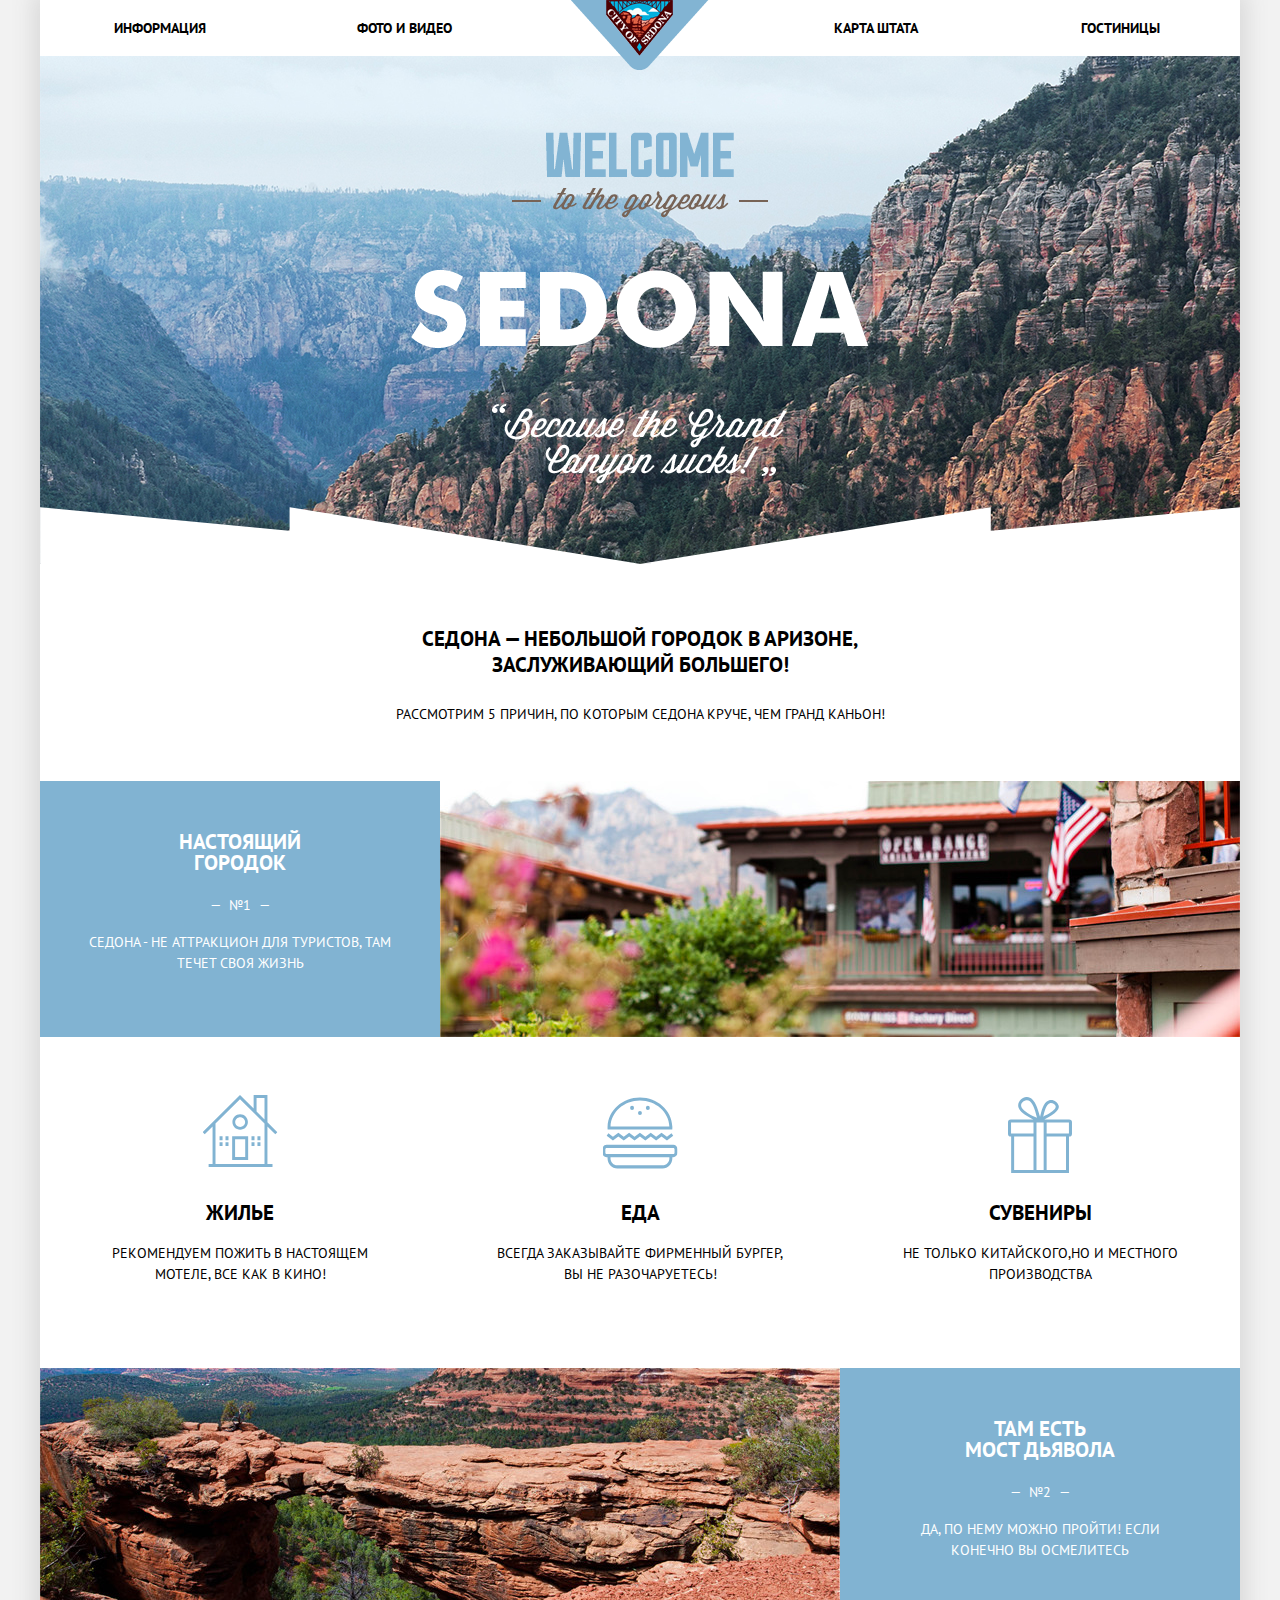
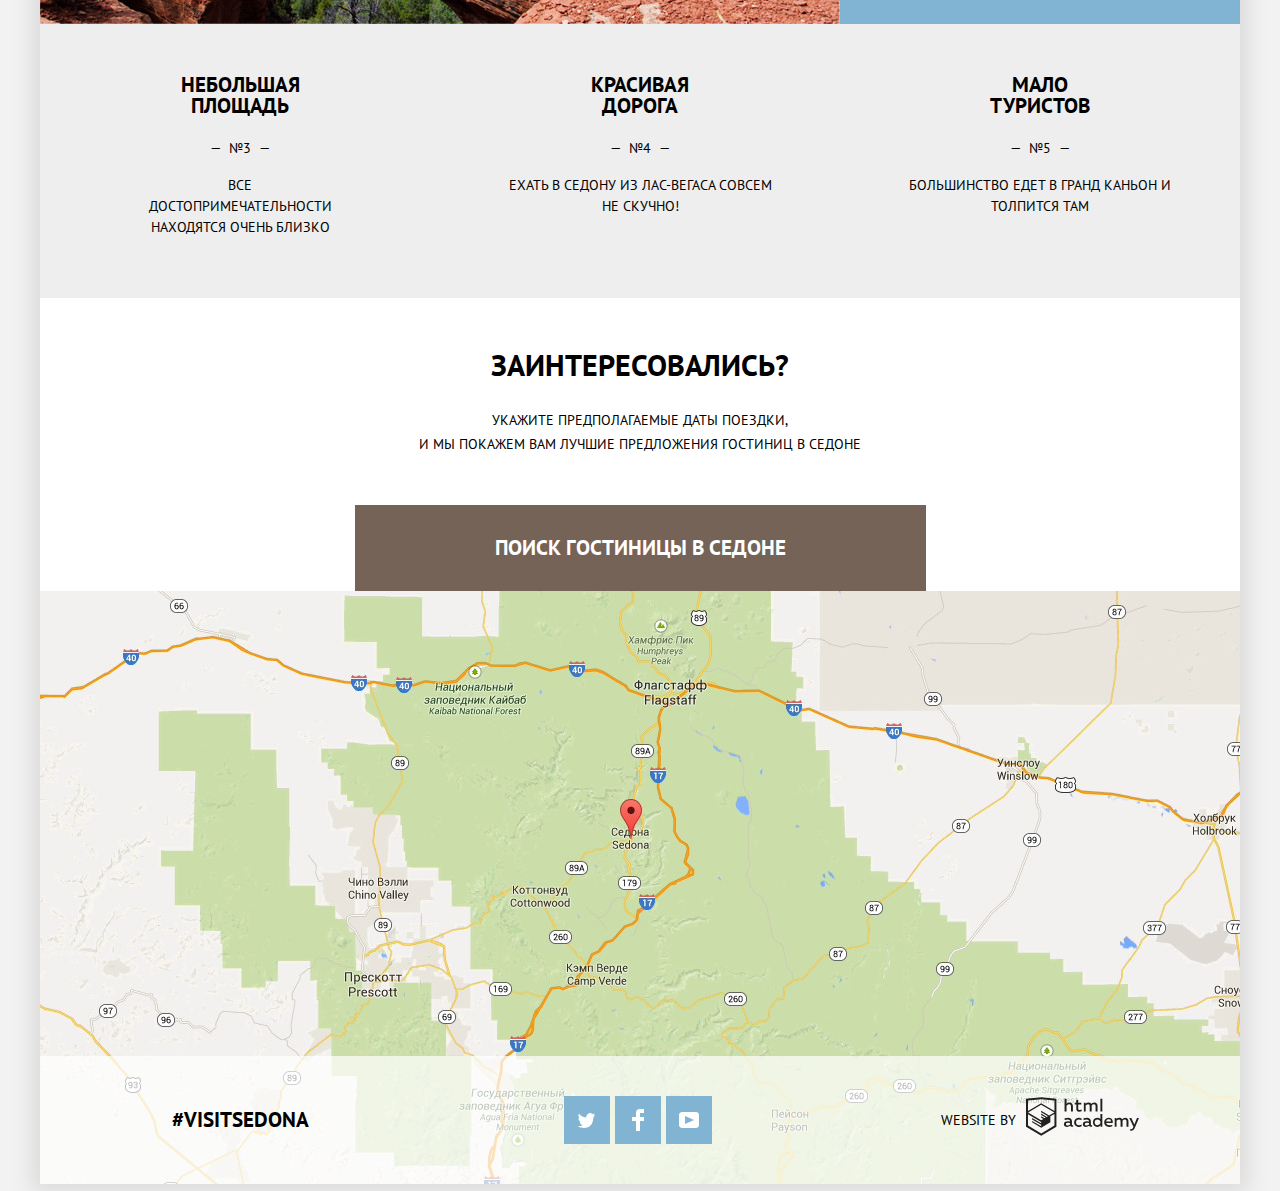
<file: index.html>
<!DOCTYPE html>
<html lang="ru">

<head>
  <meta charset="utf-8">
  <title>Седона</title>
  <link href="https://fonts.googleapis.com/css?family=PT+Sans:400,700&amp;subset=cyrillic" rel="stylesheet">
  <link href="css/normalize.css" rel="stylesheet">
  <link href="css/style.min.css" rel="stylesheet">
</head>

<body>
  <div class="wrapper">
    <header class="main-header">
      <nav class="main-navigation">
        <a class="logo"><img src="img/logo.png" width="138" height="70" alt="Sedona"></a>
        <ul class="site-navigation">
          <li><a href="#">Информация</a></li>
          <li><a href="#">Фото и Видео</a></li>
          <li><a href="#">Карта штата</a></li>
          <li><a href="inner.html">Гостиницы</a></li>
        </ul>
      </nav>
    </header>
    <main>
      <!-- Картинка под навигацией -->
      <div class="intro">
        <img src="img/welcome-sedona-t.png" width="458" height="352" alt="welcome-sedona">
      </div>
      <article class="reasons">
        <div class="reasons-head">
          <h1 class="reasons-title">Седона &mdash; небольшой городок в Аризоне, Заслуживающий большего!</h1>
          <p>Рассмотрим 5 причин, по которым Седона круче, чем Гранд Каньон!</p>
        </div>
        <div class="reason-row">
          <div class="reason">
            <h2 class="reason-title">Настоящий городок</h2>
            <div class="reason-number">№1</div>
            <p class="reason-text">Седона - не аттракцион для туристов, там течет своя жизнь</p>
          </div>
          <div class="reason-image">
            <img src="img/reason1.jpg" width="800" height="256" alt="reason-image">
          </div>
        </div>
        <div class="reason-row">
          <div class="reason-icon reason reason-image-home">
            <h2 class="reason-title">Жилье</h2>
            <p class="reason-text">Рекомендуем пожить в настоящем мотеле, все как в кино!</p>
          </div>
          <div class="reason-icon reason reason-image-food">
            <h2 class="reason-title">Еда</h2>
            <p class="reason-text">Всегда заказывайте фирменный бургер, Вы не разочаруетесь!</p>
          </div>
          <div class="reason-icon reason reason-image-gift">
            <h2 class="reason-title">Сувениры</h2>
            <p class="reason-text">Не только китайского,но и местного производства</p>
          </div>
        </div>
        <div class="reason-row">
          <div class="reason-image">
            <img src="img/reason2.jpg" width="800" height="256" alt="reason-picture">
          </div>
          <div class="reason">
            <h2 class="reason-title">Там есть<br> мост Дьявола</h2>
            <div class="reason-number">№2</div>
            <p class="reason-text">Да, по нему можно пройти! Если конечно Вы осмелитесь</p>
          </div>
        </div>
        <div class="reason-row reason-row-gray">
          <div class="reason">
            <h2 class="reason-title">Небольшая площадь</h2>
            <div class="reason-number">№3</div>
            <p class="reason-text">Все достопримечательности находятся очень близко</p>
          </div>
          <div class="reason">
            <h2 class="reason-title">Красивая дорога</h2>
            <div class="reason-number">№4</div>
            <p class="reason-text">Ехать в Седону из Лас-Вегаса совсем не скучно!</p>
          </div>
          <div class="reason">
            <h2 class="reason-title">Мало туристов</h2>
            <div class="reason-number">№5</div>
            <p class="reason-text">Большинство едет в Гранд Каньон и толпится там</p>
          </div>
        </div>
      </article>
      <section class="search">
        <h2 class="search-title">Заинтересовались?</h2>
        <p>Укажите предполагаемые даты поездки,<br> и мы покажем Вам лучшие предложения гостиниц в Седоне</p>
        <button class="button button-brown button-booking" type="button">Поиск гостиницы в Седоне</button>
      </section>
      <section class="map">
        <div class="map-canvas">
          <iframe src="https://www.google.com/maps/embed?pb=!1m18!1m12!1m3!1d52385.180505982906!2d-111.83015803238298!3d34.85437338102221!2m3!1f0!2f0!3f0!3m2!1i1024!2i768!4f13.1!3m3!1m2!1s0x872da132f942b00d%3A0x5548c523fa6c8efd!2z0KHQtdC00L7QvdCwLCDQkNGA0LjQt9C-0L3QsCA4NjMzNiwg0KHQqNCQ!5e0!3m2!1sru!2slv!4v1520590436099"
            width="1200" height="593" allowfullscreen></iframe>
        </div>
        <div class="booking-form modal-show">
          <form class="find-hotels" method="post" action="https://echo.htmlacademy.ru">
            <div class="input-line">
              <label for="check1">Дата заезда:</label>
              <input class="field" type="text" name="checkin" id="check1" placeholder="24 апреля 2017" />
              <button class="field-date" type="button">
                <svg xmlns="http://www.w3.org/2000/svg" width="21" height="22" viewBox="0 0 21 22"><path d="M19.251 2.025h-2.845V.648c0-.381-.294-.689-.656-.689-.363 0-.656.308-.656.689v1.377h-3.938V.648c0-.381-.294-.689-.655-.689-.363 0-.657.308-.657.689v1.377H5.906V.648c0-.381-.294-.689-.656-.689-.363 0-.657.308-.657.689v1.377H1.75C.784 2.025 0 2.847 0 3.862v16.302C0 21.179.784 22 1.75 22h17.501c.966 0 1.749-.821 1.749-1.836V3.862c0-1.015-.783-1.837-1.749-1.837zm.437 18.139a.448.448 0 0 1-.437.459H1.75a.45.45 0 0 1-.438-.459V3.862a.45.45 0 0 1 .438-.459h2.844v1.378c0 .381.294.689.657.689.362 0 .656-.308.656-.689V3.403h3.938v1.378c0 .381.294.689.657.689.361 0 .655-.308.655-.689V3.403h3.938v1.378c0 .381.293.689.656.689.362 0 .656-.308.656-.689V3.403h2.845c.241 0 .437.206.437.459v16.302z"/><path d="M4.594 8.225h2.625v2.066H4.594zM4.594 11.668h2.625v2.067H4.594zM4.594 15.112h2.625v2.066H4.594zM9.188 15.112h2.625v2.066H9.188zM9.188 11.668h2.625v2.067H9.188zM9.188 8.225h2.625v2.066H9.188zM13.781 15.112h2.625v2.066h-2.625zM13.781 11.668h2.625v2.067h-2.625zM13.781 8.225h2.625v2.066h-2.625z"/>
                </svg>
              </button>
            </div>
            <div class="input-line">
              <label for="check2">Дата выезда:</label>
              <input class="field" type="text" name="checkout" id="check2" placeholder="4 июля 2017" />
              <button class="field-date" type="button">
                <svg xmlns="http://www.w3.org/2000/svg" width="21" height="22" viewBox="0 0 21 22"><path d="M19.251 2.025h-2.845V.648c0-.381-.294-.689-.656-.689-.363 0-.656.308-.656.689v1.377h-3.938V.648c0-.381-.294-.689-.655-.689-.363 0-.657.308-.657.689v1.377H5.906V.648c0-.381-.294-.689-.656-.689-.363 0-.657.308-.657.689v1.377H1.75C.784 2.025 0 2.847 0 3.862v16.302C0 21.179.784 22 1.75 22h17.501c.966 0 1.749-.821 1.749-1.836V3.862c0-1.015-.783-1.837-1.749-1.837zm.437 18.139a.448.448 0 0 1-.437.459H1.75a.45.45 0 0 1-.438-.459V3.862a.45.45 0 0 1 .438-.459h2.844v1.378c0 .381.294.689.657.689.362 0 .656-.308.656-.689V3.403h3.938v1.378c0 .381.294.689.657.689.361 0 .655-.308.655-.689V3.403h3.938v1.378c0 .381.293.689.656.689.362 0 .656-.308.656-.689V3.403h2.845c.241 0 .437.206.437.459v16.302z"/><path d="M4.594 8.225h2.625v2.066H4.594zM4.594 11.668h2.625v2.067H4.594zM4.594 15.112h2.625v2.066H4.594zM9.188 15.112h2.625v2.066H9.188zM9.188 11.668h2.625v2.067H9.188zM9.188 8.225h2.625v2.066H9.188zM13.781 15.112h2.625v2.066h-2.625zM13.781 11.668h2.625v2.067h-2.625zM13.781 8.225h2.625v2.066h-2.625z"/>
                </svg>
              </button>
            </div>
            <div class="input-line-persons">
              <div class="input-line-person">
                <label class="adults" for="check3">Взрослые:</label>
                <div class="amount-wrap">
                  <button class="amount-btn" type="button">-</button>
                  <input class="field" type="text" name="adults" id="check3" value="2" />
                  <button class="amount-btn" type="button">+</button>
                </div>
              </div>
              <div class="input-line-person">
                <label class="childrens" for="check4">Дети:</label>
                <div class="amount-wrap">
                  <button class="amount-btn" type="button">-</button>
                  <input class="field" type="text" name="childrens" id="check4" value="0" />
                  <button class="amount-btn" type="button">+</button>
                </div>
              </div>
            </div>
            <button class="button" type="submit">Найти</button>
          </form>
        </div>
      </section>
    </main>
    <footer class="main-footer main-footer-index">
      <p class="hashtag">#visitsedona</p>
      <ul class="social-buttons">
        <li>
          <a class="social-button social-button-twitter" href="#">
            <span class="visually-hidden">твиттер</span>
            <svg xmlns="http://www.w3.org/2000/svg" xmlns:xlink="http://www.w3.org/1999/xlink" width="17" height="15" viewBox="0 0 17 15">
              <path fill="#FFF" d="M10.95.144c1.685-.496 2.984.27 3.577 1.179.673-.231 1.331-.481 2.011-.708a2.345 2.345 0 0 1-.857 1.768c.685.17 1.304-.491 1.304-.491-.169 1-1.006 1.788-1.563 2.024-.231 6.75-3.175 11.217-10.077 11.082h-.446c-.41 0-4.164-.46-4.898-1.887 2.271.196 3.893-.422 4.693-1.177-.96-.3-2.679-.477-2.979-2.95.349.106.564.228 1.19.119C1.705 8.247.374 7.53.448 5.33c.285.328 1.067.536 1.34.472C1.085 5.561-.182 2.442.894.85c1.818 1.854 3.735 3.606 7.152 3.773C8.254 2.33 9.183.793 10.95.144z"/>
            </svg>
          </a>
        </li>
        <li>
          <a class="social-button social-button-facebook" href="#">
            <span class="visually-hidden">фэйсбук</span>
            <svg xmlns="http://www.w3.org/2000/svg" width="12" height="22" viewBox="0 0 12 22">
              <path fill="#FFF" d="M12 4V0H8a4 4 0 0 0-4 4v4H0v4h4v10h4V12h4V8H8V4h4z"/>
            </svg>
          </a>
        </li>
        <li>
          <a class="social-button social-button-youtube" href="#">
            <span class="visually-hidden">ютуб</span>
            <svg xmlns="http://www.w3.org/2000/svg" xmlns:xlink="http://www.w3.org/1999/xlink" width="20" height="16" viewBox="0 0 20 16">
              <path fill="#FFF" d="M17 0H3C1.35 0 0 1.35 0 3v10c0 1.65 1.35 3 3 3h14c1.65 0 3-1.35 3-3V3c0-1.65-1.35-3-3-3zM6.027 11.998V4.002L15.014 8l-8.987 3.998z"/>
            </svg>
          </a>
        </li>
      </ul>
      <p class="footer-copyright">website by
        <a class="copyright-link" href="https://htmlacademy.ru/intensive/htmlcss">
          <svg id="Layer_1" data-name="Layer 1" xmlns="http://www.w3.org/2000/svg" width="113" height="39" viewBox="0 0 108.08 36.85"><title>logo-htmlacademy-small1</title><path d="M44.61,26.88a2,2,0,0,0,.55-0.1v1.33a3.25,3.25,0,0,1-1.18.21,1.67,1.67,0,0,1-1.67-1,4.84,4.84,0,0,1-3.14,1.08c-1.51,0-2.91-.83-2.91-2.55,0-2.13,2-2.79,3.71-2.79a11.08,11.08,0,0,1,2.17.25v-0.3c0-1-.76-1.77-2.19-1.77a7.42,7.42,0,0,0-3,.64v-1.7a10.21,10.21,0,0,1,3.19-.55c2.36,0,3.81,1.12,3.81,3.65v3a0.54,0.54,0,0,0,.49.59h0.17Zm-6.44-1.13A1.35,1.35,0,0,0,39.63,27h0.11a3.39,3.39,0,0,0,2.41-1V24.58a9.72,9.72,0,0,0-1.81-.21c-1,0-2.16.33-2.16,1.38h0Zm12.36-6.11a5,5,0,0,1,2.57.64V22a4.08,4.08,0,0,0-2.3-.7,2.75,2.75,0,1,0,0,5.49,5,5,0,0,0,2.43-.64v1.71a6.27,6.27,0,0,1-2.76.57A4.21,4.21,0,0,1,46,24.51q0-.21,0-0.41a4.32,4.32,0,0,1,4.18-4.46h0.38Zm12.17,7.24a2,2,0,0,0,.55-0.1v1.33a3.25,3.25,0,0,1-1.18.21,1.67,1.67,0,0,1-1.67-1,4.84,4.84,0,0,1-3.14,1.08c-1.51,0-2.91-.83-2.91-2.55,0-2.13,2-2.79,3.71-2.79a11.08,11.08,0,0,1,2.17.25v-0.3c0-1-.76-1.77-2.19-1.77a7.42,7.42,0,0,0-3,.64v-1.7a10.21,10.21,0,0,1,3.19-.55c2.36,0,3.81,1.12,3.81,3.65v3a0.54,0.54,0,0,0,.49.59h0.17Zm-6.44-1.13A1.35,1.35,0,0,0,57.73,27h0.11a3.39,3.39,0,0,0,2.41-1V24.58a9.72,9.72,0,0,0-1.81-.21c-1.06,0-2.16.33-2.16,1.38h0ZM73,16V28.2H71.35V26.88a3.88,3.88,0,0,1-3.19,1.54,4.4,4.4,0,0,1,0-8.78,3.81,3.81,0,0,1,3,1.3V16H73Zm-4.53,5.22a2.76,2.76,0,1,0,0,5.52A2.86,2.86,0,0,0,71.15,25V23A2.91,2.91,0,0,0,68.49,21.27ZM79,19.64c3.31,0,4.46,2.68,3.92,5.09H76.7c0.21,1.5,1.67,2.11,3.19,2.11a6.11,6.11,0,0,0,2.64-.59v1.6a7.14,7.14,0,0,1-3,.57C77,28.42,74.78,27,74.78,24a4.18,4.18,0,0,1,4-4.39H79Zm0.09,1.54a2.28,2.28,0,0,0-2.44,2.1v0.06H81.3A2,2,0,0,0,79.13,21.18Zm5.73,7V19.87h1.65v1a3.81,3.81,0,0,1,2.78-1.27A2.86,2.86,0,0,1,91.89,21a4.12,4.12,0,0,1,2.91-1.33A3.06,3.06,0,0,1,98,23V28.2h-1.9V23.05a1.59,1.59,0,0,0-1.42-1.75H94.42a2.8,2.8,0,0,0-2.07,1.12V28.2h-1.9V23.05A1.59,1.59,0,0,0,89,21.31H88.8a3,3,0,0,0-2.21,1.29v5.63H84.86Zm21.31-8.33h1.9l-3.91,9.46c-0.9,2.17-2.09,2.86-3.35,2.86a4.76,4.76,0,0,1-1.1-.14V30.46a2.86,2.86,0,0,0,.85.12c0.9,0,1.58-.64,2.07-1.9l0.17-.42-4-8.4h2l2.86,6.29ZM38.73,1.46V6.22a3.81,3.81,0,0,1,2.7-1.14,3.25,3.25,0,0,1,3.44,3.4v5.15H43V8.72a1.81,1.81,0,0,0-1.61-2h-0.3a2.93,2.93,0,0,0-2.32,1.39v5.52h-1.9V1.46h1.9ZM49.94,2.31v3h3V6.91h-3v3.81c0,1.1.5,1.46,1.58,1.46a4.49,4.49,0,0,0,1.69-.33v1.6A6.8,6.8,0,0,1,51,13.8a2.55,2.55,0,0,1-2.86-2.74V6.89H46.58V5.26h1.5V2.74Zm5.4,11.31V5.28H57v1A3.81,3.81,0,0,1,59.77,5a2.86,2.86,0,0,1,2.6,1.33A4.12,4.12,0,0,1,65.28,5,3.06,3.06,0,0,1,68.44,8.4v5.21h-1.9V8.46a1.59,1.59,0,0,0-1.42-1.75H64.89a2.8,2.8,0,0,0-2.07,1.12v5.78h-1.9V8.46A1.59,1.59,0,0,0,59.5,6.71H59.27A3,3,0,0,0,57.06,8v5.63H55.34ZM71.17,1.45H73V13.6H71.17V1.45ZM14.71,0H14.55L0,1.54V28.21l14.55,8.66,14.55-8.66V1.54Zm12.5,27.1L14.55,34.64,1.9,27.12V16.18l12.59,7.5V25L5.86,19.9v1.31l8.68,5.21v1.39L5.87,22.65V24l8.68,5.21,8.75-5.24V18.31L27.2,16V27.12Zm0-12.53-3.48,2-1.6,1L14.51,13v1.31L21,18.23H21l-0.14.09-1,.54-5.37-3.2V17l4.24,2.52-1,.67-3.2-1.9v1.31l2.1,1.24L14.5,22.1,2,14.65,14.51,7.11Zm0-1.32L14.49,5.76,1.91,13.25v-10L14.56,1.92,27.21,3.25v10h0Z" transform="translate(0 -0.02)" fill="#231f20"/>
          </svg>
        </a>
      </p>
    </footer>
  </div>
  <script src="js/popup.min.js">
  </script>
</body>

</html>
</file>
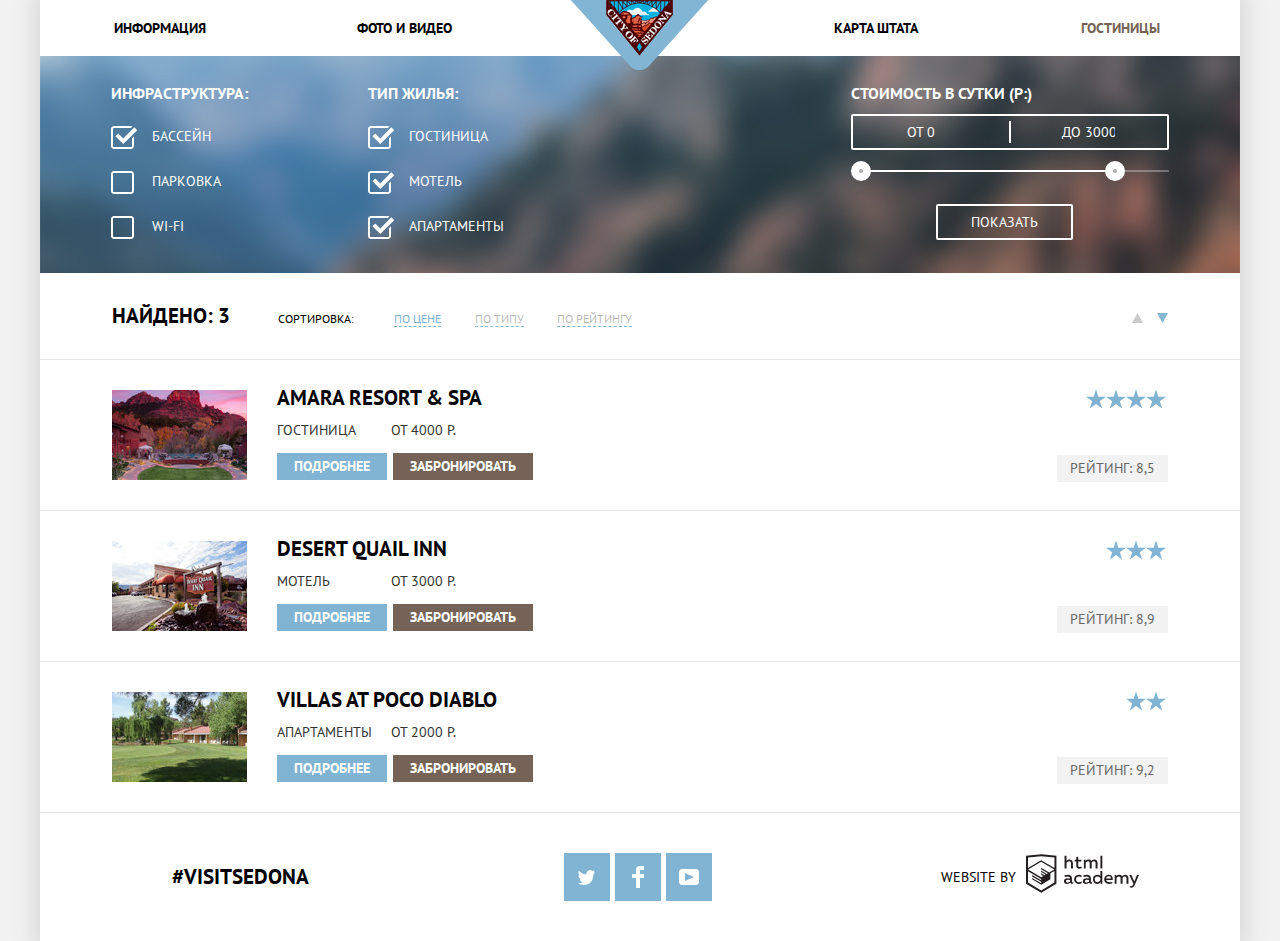
<file: inner.html>
<!DOCTYPE html>
<html lang="ru">

<head>
  <meta charset="utf-8">
  <title>Седона</title>
  <link href="https://fonts.googleapis.com/css?family=PT+Sans:400,700&amp;subset=cyrillic" rel="stylesheet">
  <link href="css/normalize.css" rel="stylesheet">
  <link href="css/style.min.css" rel="stylesheet">
</head>

<body>
  <div class="wrapper">
    <header class="main-header">
      <nav class="main-navigation">
        <a class="logo" href="index.html">
          <img src="img/logo.png" width="138" height="70" alt="logo">
        </a>
        <ul class="site-navigation">
          <li><a href="#">Информация</a></li>
          <li><a href="#">Фото и Видео</a></li>
          <li><a href="#">Карта штата</a></li>
          <li><a class="active">Гостиницы</a></li>
        </ul>
      </nav>
    </header>
    <main>
      <section class="filters">
        <form method="post" action="https://echo.htmlacademy.ru">
          <div class="filters-column">
            <p class="filters-title">Инфраструктура:</p>
            <ul class="filters-list">
              <li class="filters-item">
                <input class="visually-hidden" type="checkbox" name="infastructure1" id="check1" checked/>
                <label for="check1" tabindex="0">Бассейн</label>
              </li>
              <li class="filters-item">
                <input class="visually-hidden" type="checkbox" name="infastructure2" id="check2" />
                <label for="check2" tabindex="0">Парковка</label>
              </li>
              <li class="filters-item">
                <input class="visually-hidden" type="checkbox" name="infastructure3" id="check3" />
                <label for="check3" tabindex="0">Wi-fi</label>
              </li>
            </ul>
          </div>
          <div class="filters-column">
            <p class="filters-title">Тип жилья:</p>
            <ul class="filters-list">
              <li class="filters-item">
                <input class="visually-hidden" type="checkbox" name="hotel1" id="check4" checked/>
                <label for="check4" tabindex="0">Гостиница</label>
              </li>
              <li class="filters-item">
                <input class="visually-hidden" type="checkbox" name="hotel2" id="check5" checked/>
                <label for="check5" tabindex="0">Мотель</label>
              </li>
              <li class="filters-item">
                <input class="visually-hidden" type="checkbox" name="hotel3" id="check6" checked/>
                <label for="check6" tabindex="0">Апартаменты</label>
              </li>
            </ul>
          </div>
          <div class="filters-price">
            <p class="filters-title">Стоимость в сутки (Р:)</p>
            <div class="price-controls">
              <label class="min-price" tabindex="0">от <input type="text" name="min-price" value="0"></label>
              <label class="max-price" tabindex="0">до <input type="text" name="max-price" value="3000"></label>
            </div>
            <div class="range-controls">
              <div class="scale">
                <div class="bar"></div>
              </div>
              <div class="range-toggle range-toggle-min"></div>
              <div class="range-toggle range-toggle-max"></div>
            </div>
            <button class="filters-btn" type="submit">Показать</button>
          </div>
        </form>
      </section>
      <section class="search-results">
        <div class="sort-filters">
          <b class="total-results">Найдено: 3</b>
          <div class="sort-types">
            <span class="sort-types-title">Сортировка:</span>
            <ul class="sort-types-list">
              <li><a class="active" href="#">По цене</a></li>
              <li><a href="#">По типу</a></li>
              <li><a href="#">По рейтингу</a></li>
            </ul>
          </div>
          <div class="sort-direction">
            <a class="arrow arrow-up" href="#">
              <span class="visually-hidden">Вверх</span>
              <svg xmlns="http://www.w3.org/2000/svg" width="11" height="10" viewBox="0 0 11 10">
                <path fill="#cacaca" d="M5.5 0L0 10h11z"/>
              </svg>
            </a>
            <a class="arrow arrow-down arrow-active" href="#">
              <span class="visually-hidden">Вниз</span>
              <svg xmlns="http://www.w3.org/2000/svg" width="11" height="10" viewBox="0 0 11 10">
                <path fill="#88b6d1" d="M5.5 10L0 0h11"/>
              </svg>
            </a>
          </div>
        </div>
        <ul class="hotels">
          <li class="hotel">
            <div class="hotel-photo">
              <img src="img/hotel1.jpg" width="135" height="90" alt="amara-resort" />
            </div>
            <div class="hotel-description">
              <a class="hotel-name" href="#">Amara resort & spa</a>
              <div class="hotel-col-info">
                <p class="hotel-type">Гостиница</p>
                <p class="hotel-price">От 4000 р.</p>
              </div>
              <div class="hotel-col-booking">
                <a class="button button-blue" href="#">Подробнее</a>
                <a class="button button-brown" href="#">Забронировать</a>
              </div>
            </div>
            <div class="hotel-rating">
              <div class="rating-stars">
                <span>STAR</span>
                <span>STAR</span>
                <span>STAR</span>
                <span>STAR</span>
              </div>
              <p class="rating">Рейтинг: 8,5</p>
            </div>
          </li>
          <li class="hotel">
            <div class="hotel-photo">
              <img src="img/hotel2.jpg" width="135" height="90" alt="amara-resort" />
            </div>
            <div class="hotel-description">
              <a class="hotel-name" href="#">Desert quail inn</a>
              <div class="hotel-button">
                <div class="hotel-col-info">
                  <p class="hotel-type">Мотель</p>
                  <p class="hotel-price">От 3000 р.</p>
                </div>
              </div>
              <div class="hotel-col-booking">
                <a class="button button-blue" href="#">Подробнее</a>
                <a class="button button-brown" href="#">Забронировать</a>
              </div>
            </div>
            <div class="hotel-rating">
              <div class="rating-stars">
                <span>STAR</span>
                <span>STAR</span>
                <span>STAR</span>
              </div>
              <p class="rating">Рейтинг: 8,9</p>
            </div>
          </li>
          <li class="hotel">
            <div class="hotel-photo">
              <img src="img/hotel3.jpg" width="135" height="90" alt="amara-resort" />
            </div>
            <div class="hotel-description">
              <a class="hotel-name" href="#">Villas at poco diablo</a>
              <div class="hotel-col-info">
                <p class="hotel-type">Апартаменты</p>
                <p class="hotel-price">От 2000 р.</p>
              </div>
              <div class="hotel-col-booking">
                <a class="button button-blue" href="#">Подробнее</a>
                <a class="button button-brown" href="#">Забронировать</a>
              </div>
            </div>
            <div class="hotel-rating">
              <div class="rating-stars">
                <span>STAR</span>
                <span>STAR</span>
              </div>
              <p class="rating">Рейтинг: 9,2</p>
            </div>
          </li>
        </ul>
      </section>
    </main>
    <footer class="main-footer">
      <p class="hashtag">#visitsedona</p>
      <ul class="social-buttons">
        <li>
          <a class="social-button social-button-twitter" href="#">
            <span class="visually-hidden">твиттер</span>
            <svg xmlns="http://www.w3.org/2000/svg" xmlns:xlink="http://www.w3.org/1999/xlink" width="17" height="15" viewBox="0 0 17 15">
              <path fill="#FFF" d="M10.95.144c1.685-.496 2.984.27 3.577 1.179.673-.231 1.331-.481 2.011-.708a2.345 2.345 0 0 1-.857 1.768c.685.17 1.304-.491 1.304-.491-.169 1-1.006 1.788-1.563 2.024-.231 6.75-3.175 11.217-10.077 11.082h-.446c-.41 0-4.164-.46-4.898-1.887 2.271.196 3.893-.422 4.693-1.177-.96-.3-2.679-.477-2.979-2.95.349.106.564.228 1.19.119C1.705 8.247.374 7.53.448 5.33c.285.328 1.067.536 1.34.472C1.085 5.561-.182 2.442.894.85c1.818 1.854 3.735 3.606 7.152 3.773C8.254 2.33 9.183.793 10.95.144z"/>
            </svg>
          </a>
        </li>
        <li>
          <a class="social-button social-button-facebook" href="#">
            <span class="visually-hidden">фэйсбук</span>
            <svg xmlns="http://www.w3.org/2000/svg" width="12" height="22" viewBox="0 0 12 22">
              <path fill="#FFF" d="M12 4V0H8a4 4 0 0 0-4 4v4H0v4h4v10h4V12h4V8H8V4h4z"/>
            </svg>
          </a>
        </li>
        <li>
          <a class="social-button social-button-youtube" href="#">
            <span class="visually-hidden">ютуб</span>
            <svg xmlns="http://www.w3.org/2000/svg" xmlns:xlink="http://www.w3.org/1999/xlink" width="20" height="16" viewBox="0 0 20 16">
              <path fill="#FFF" d="M17 0H3C1.35 0 0 1.35 0 3v10c0 1.65 1.35 3 3 3h14c1.65 0 3-1.35 3-3V3c0-1.65-1.35-3-3-3zM6.027 11.998V4.002L15.014 8l-8.987 3.998z"/>
            </svg>
          </a>
        </li>
      </ul>
      <p class="footer-copyright">website by
        <a class="copyright-link" href="https://htmlacademy.ru/intensive/htmlcss">
          <svg id="Layer_1" data-name="Layer 1" xmlns="http://www.w3.org/2000/svg" width="113" height="39" viewBox="0 0 108.08 36.85"><title>logo-htmlacademy-small1</title><path d="M44.61,26.88a2,2,0,0,0,.55-0.1v1.33a3.25,3.25,0,0,1-1.18.21,1.67,1.67,0,0,1-1.67-1,4.84,4.84,0,0,1-3.14,1.08c-1.51,0-2.91-.83-2.91-2.55,0-2.13,2-2.79,3.71-2.79a11.08,11.08,0,0,1,2.17.25v-0.3c0-1-.76-1.77-2.19-1.77a7.42,7.42,0,0,0-3,.64v-1.7a10.21,10.21,0,0,1,3.19-.55c2.36,0,3.81,1.12,3.81,3.65v3a0.54,0.54,0,0,0,.49.59h0.17Zm-6.44-1.13A1.35,1.35,0,0,0,39.63,27h0.11a3.39,3.39,0,0,0,2.41-1V24.58a9.72,9.72,0,0,0-1.81-.21c-1,0-2.16.33-2.16,1.38h0Zm12.36-6.11a5,5,0,0,1,2.57.64V22a4.08,4.08,0,0,0-2.3-.7,2.75,2.75,0,1,0,0,5.49,5,5,0,0,0,2.43-.64v1.71a6.27,6.27,0,0,1-2.76.57A4.21,4.21,0,0,1,46,24.51q0-.21,0-0.41a4.32,4.32,0,0,1,4.18-4.46h0.38Zm12.17,7.24a2,2,0,0,0,.55-0.1v1.33a3.25,3.25,0,0,1-1.18.21,1.67,1.67,0,0,1-1.67-1,4.84,4.84,0,0,1-3.14,1.08c-1.51,0-2.91-.83-2.91-2.55,0-2.13,2-2.79,3.71-2.79a11.08,11.08,0,0,1,2.17.25v-0.3c0-1-.76-1.77-2.19-1.77a7.42,7.42,0,0,0-3,.64v-1.7a10.21,10.21,0,0,1,3.19-.55c2.36,0,3.81,1.12,3.81,3.65v3a0.54,0.54,0,0,0,.49.59h0.17Zm-6.44-1.13A1.35,1.35,0,0,0,57.73,27h0.11a3.39,3.39,0,0,0,2.41-1V24.58a9.72,9.72,0,0,0-1.81-.21c-1.06,0-2.16.33-2.16,1.38h0ZM73,16V28.2H71.35V26.88a3.88,3.88,0,0,1-3.19,1.54,4.4,4.4,0,0,1,0-8.78,3.81,3.81,0,0,1,3,1.3V16H73Zm-4.53,5.22a2.76,2.76,0,1,0,0,5.52A2.86,2.86,0,0,0,71.15,25V23A2.91,2.91,0,0,0,68.49,21.27ZM79,19.64c3.31,0,4.46,2.68,3.92,5.09H76.7c0.21,1.5,1.67,2.11,3.19,2.11a6.11,6.11,0,0,0,2.64-.59v1.6a7.14,7.14,0,0,1-3,.57C77,28.42,74.78,27,74.78,24a4.18,4.18,0,0,1,4-4.39H79Zm0.09,1.54a2.28,2.28,0,0,0-2.44,2.1v0.06H81.3A2,2,0,0,0,79.13,21.18Zm5.73,7V19.87h1.65v1a3.81,3.81,0,0,1,2.78-1.27A2.86,2.86,0,0,1,91.89,21a4.12,4.12,0,0,1,2.91-1.33A3.06,3.06,0,0,1,98,23V28.2h-1.9V23.05a1.59,1.59,0,0,0-1.42-1.75H94.42a2.8,2.8,0,0,0-2.07,1.12V28.2h-1.9V23.05A1.59,1.59,0,0,0,89,21.31H88.8a3,3,0,0,0-2.21,1.29v5.63H84.86Zm21.31-8.33h1.9l-3.91,9.46c-0.9,2.17-2.09,2.86-3.35,2.86a4.76,4.76,0,0,1-1.1-.14V30.46a2.86,2.86,0,0,0,.85.12c0.9,0,1.58-.64,2.07-1.9l0.17-.42-4-8.4h2l2.86,6.29ZM38.73,1.46V6.22a3.81,3.81,0,0,1,2.7-1.14,3.25,3.25,0,0,1,3.44,3.4v5.15H43V8.72a1.81,1.81,0,0,0-1.61-2h-0.3a2.93,2.93,0,0,0-2.32,1.39v5.52h-1.9V1.46h1.9ZM49.94,2.31v3h3V6.91h-3v3.81c0,1.1.5,1.46,1.58,1.46a4.49,4.49,0,0,0,1.69-.33v1.6A6.8,6.8,0,0,1,51,13.8a2.55,2.55,0,0,1-2.86-2.74V6.89H46.58V5.26h1.5V2.74Zm5.4,11.31V5.28H57v1A3.81,3.81,0,0,1,59.77,5a2.86,2.86,0,0,1,2.6,1.33A4.12,4.12,0,0,1,65.28,5,3.06,3.06,0,0,1,68.44,8.4v5.21h-1.9V8.46a1.59,1.59,0,0,0-1.42-1.75H64.89a2.8,2.8,0,0,0-2.07,1.12v5.78h-1.9V8.46A1.59,1.59,0,0,0,59.5,6.71H59.27A3,3,0,0,0,57.06,8v5.63H55.34ZM71.17,1.45H73V13.6H71.17V1.45ZM14.71,0H14.55L0,1.54V28.21l14.55,8.66,14.55-8.66V1.54Zm12.5,27.1L14.55,34.64,1.9,27.12V16.18l12.59,7.5V25L5.86,19.9v1.31l8.68,5.21v1.39L5.87,22.65V24l8.68,5.21,8.75-5.24V18.31L27.2,16V27.12Zm0-12.53-3.48,2-1.6,1L14.51,13v1.31L21,18.23H21l-0.14.09-1,.54-5.37-3.2V17l4.24,2.52-1,.67-3.2-1.9v1.31l2.1,1.24L14.5,22.1,2,14.65,14.51,7.11Zm0-1.32L14.49,5.76,1.91,13.25v-10L14.56,1.92,27.21,3.25v10h0Z" transform="translate(0 -0.02)" fill="#231f20"/>
          </svg>
        </a>
      </p>
    </footer>
  </div>
</body>

</html>
</file>
<file: css/style.min.css>
.logo,.reason-image-home:before{left:50%;-webkit-transform:translateX(-50%);-ms-transform:translateX(-50%)}.site-navigation,body{font-size:14px;padding:0;color:#000}.intro:after,.reason-image-home:before{content:""}.button,.reason,.reason-icon,.reasons-head,.search{text-align:center}.button,.field,body{font-family:"PT Sans",Arial,sans-serif}.button,.input-line,.reasons-title,body{text-transform:uppercase}.amount-btn,.button,.field-date,.filters-btn,.range-toggle,label{cursor:pointer}.filters-price,.hotel-description,.reasons-head{-webkit-box-orient:vertical;-webkit-box-direction:normal}html{-webkit-box-sizing:border-box;box-sizing:border-box}*,::after,::before{-webkit-box-sizing:inherit;box-sizing:inherit}body{margin:0;line-height:24px;font-weight:400;background-color:#f2f2f2}a{text-decoration:none}img{max-width:100%;height:auto}.visually-hidden:not(:focus):not(:active),input[type=checkbox].visually-hidden,input[type=radio].visually-hidden{position:absolute;width:1px;height:1px;margin:-1px;border:0;padding:0;white-space:nowrap;-webkit-clip-path:inset(100%);clip-path:inset(100%);clip:rect(0 0 0 0);overflow:hidden}.site-navigation,.wrapper{background-color:#fff;width:1200px}.wrapper{margin:0 auto;position:relative;-webkit-box-shadow:0 0 20px 8px #dbdbdb;box-shadow:0 0 20px 8px #dbdbdb}.main-navigation{display:-webkit-box;display:-ms-flexbox;display:flex;position:relative;-webkit-box-align:center;-ms-flex-align:center;align-items:center}.reasons-head,.site-navigation{display:-webkit-box;display:-ms-flexbox}.logo{position:absolute;top:0;z-index:10;transform:translateX(-50%)}.intro,.intro img{position:relative}.site-navigation{display:flex;-webkit-box-pack:justify;-ms-flex-pack:justify;justify-content:space-between;-ms-flex-wrap:wrap;flex-wrap:wrap;line-height:26px;margin:0;list-style:none}.site-navigation li{text-align:center;width:20%;padding-top:15px;padding-bottom:15px}.site-navigation li:nth-of-type(2){margin-right:19%}.site-navigation a{color:#000;font-weight:700}.site-navigation a:hover{color:#81b3d2}.site-navigation a:active{color:#b2b2b2}.site-navigation .active{color:#766357}.intro{height:508px;background:url(../img/welcome-sedona.jpg) no-repeat #d9eaf2;background-size:cover}.intro img{width:458px;height:352px;left:50%;top:76px;margin-left:-229px}.intro:after{position:absolute;left:0;bottom:0;width:1200px;height:57px;background:url(../img/welcome-sedona-f.png) 50% 50% no-repeat;background-size:1200px 57px}.reason-number:after,.reason-number:before{content:"—";position:absolute}.reasons-head{display:flex;-webkit-box-pack:center;-ms-flex-pack:center;justify-content:center;-ms-flex-direction:column;flex-direction:column;padding:62px 0 54px;margin:0;background-color:#fff}.reasons-title{font-size:21px;line-height:26px;font-weight:700;padding:0 319px;margin:0}.reasons-head p{font-size:14px;line-height:26px;font-weight:400;padding:23px 0 0;margin:0}.reason-text,.reason-title{line-height:21px;padding:0}.reason-row{margin:0;padding:0;display:-webkit-box;display:-ms-flexbox;display:flex;background-color:#81b3d2;color:#fff}.reason{margin:0;width:400px;min-height:256px;-webkit-box-pack:center;-ms-flex-pack:center;justify-content:center;position:relative;padding:50px 49px 60px}.reason-title{font-size:21px;font-weight:700;margin:0 auto 20px;max-width:156px}.reason-text{font-size:14px;font-weight:400;margin:0}.reason-number{margin-bottom:15px}.reason-number:before{left:170px}.reason-number:after{right:170px}.reason-image img{display:block;width:100%}.reason-image{margin:0;padding:0;position:relative;background-color:#81b3d2}.reason-image-home:before{position:absolute;width:75px;height:72px;top:58px;transform:translateX(-50%);background:url(../img/icon-1.svg) 50% no-repeat;background-size:75px 72px}.reason-image-food:before,.reason-image-gift:before{position:absolute;top:60px;-webkit-transform:translateX(-50%);-ms-transform:translateX(-50%);content:"";left:50%}.reason-image-food:before{width:75px;height:72px;transform:translateX(-50%);background:url(../img/icon-3.svg) 50% no-repeat;background-size:75px 72px}.reason-image-gift:before{width:64px;height:76px;transform:translateX(-50%);background:url(../img/icon-2.svg) 50% no-repeat;background-size:64px 76px}.reason-icon{width:400px;background-color:#fff;color:#000;position:relative;padding-top:165px;padding-bottom:83px}.reason-row-gray{display:-webkit-box;display:-ms-flexbox;display:flex;min-height:256px;background-color:#eee;color:#000;padding:0;margin:0}.reason-row-gray .reason:nth-child(1){padding-left:95px;padding-right:95px}.reason-row-gray .reason:nth-child(2){padding-left:68px;padding-right:68px}.search{margin:0;padding:0}.search-title{font-size:30px;line-height:36px;font-weight:700;padding:0 380px;margin:49px 0 0}.search p{padding:25px 0 49px;margin:0;font-size:14px;line-height:24px;font-weight:400}.button{font-size:21px;line-height:26px;font-weight:700;color:#fff;border:none;display:inline-block;vertical-align:top;background-color:#81b3d2;padding:17px 196px}.field,.input-line{font-size:14px;font-weight:700}.button:hover{background-color:#669ec0}.button:active{color:#83b3cf;background-color:#5496bd}.button-brown{background-color:#766357;padding:30px 140px}.button-brown:hover{background-color:#604e43}.button-brown:active{color:#857871;background-color:#503e33}.field{line-height:24px;color:#000}.booking-form{position:absolute;top:0;left:50%;-webkit-transform:translateX(-50%);-ms-transform:translateX(-50%);transform:translateX(-50%);width:570px;background:#fff;margin:0;padding:55px;display:none}.field-date,.filters,.filters-item label:before{background-repeat:no-repeat}.modal-show{display:block;-webkit-animation:bounce .6s;animation:bounce .6s}@-webkit-keyframes bounce{0%{-webkit-transform:translateY(-84px);transform:translateY(-84px)}100%{-webkit-transform:translateY(0);transform:translateY(0)}}@keyframes bounce{0%{-webkit-transform:translateY(-84px);transform:translateY(-84px)}100%{-webkit-transform:translateY(0);transform:translateY(0)}}.modal-error{animation:shake .6s}@keyframes shake{0%,100%{transform:translateX(0)}10%,30%,50%,70%,90%{transform:translateX(-10px)}20%,40%,60%,80%{transform:translateX(10px)}}.input-line{line-height:26px;position:relative;display:-webkit-box;display:-ms-flexbox;display:flex;-webkit-box-pack:justify;-ms-flex-pack:justify;justify-content:space-between;-webkit-box-align:center;-ms-flex-align:center;align-items:center;width:100%;margin:0 0 28px;padding:0}.input-line label{display:inline-block;vertical-align:middle;text-align:left;width:114px;margin:0;padding:0;-webkit-box-flex:0;-ms-flex-positive:0;flex-grow:0;-ms-flex-negative:0;flex-shrink:0}.input-line-person,.input-line-persons{display:-webkit-box;display:-ms-flexbox}.input-line .field{width:346px;height:38px;padding:10px 0 10px 15px;border:none;background-color:#f2f2f2;-webkit-box-flex:1;-ms-flex-positive:1;flex-grow:1;-ms-flex-negative:1;flex-shrink:1}.field-date{position:absolute;top:5px;right:2px;border:0;fill:#a9a9a9;background-color:transparent;background-position:0 0;background-size:23px 23px}.amount-btn,.amount-wrap .field{height:38px;background-color:#f2f2f2;border:none}.field-date:hover path{fill:#000}.field-date:active path{fill:#83b3cf}.input-line-persons{display:flex;width:100%;-webkit-box-pack:justify;-ms-flex-pack:justify;justify-content:space-between;margin-bottom:60px}.input-line-person{display:flex;-webkit-box-align:center;-ms-flex-align:center;align-items:center;-webkit-box-pack:end;-ms-flex-pack:end;justify-content:flex-end;width:50%;margin:0;padding:0;font-weight:700}.amount-wrap{display:-webkit-box;display:-ms-flexbox;display:flex;padding-left:12px}.amount-wrap .field{width:40px;padding:10px 0;text-align:center}.amount-btn{width:38px;font-size:28px;font-weight:700;vertical-align:middle;color:#cacaca}.amount-btn:hover{color:#000}.amount-btn:active{color:#83b3cf}.input-line-adults,.input-line-childrens{display:-webkit-box;display:-ms-flexbox;display:flex;-webkit-box-align:center;-ms-flex-align:center;align-items:center;margin:0;padding:0}.adults{margin-right:28px}.childrens{margin-right:12px}.field:hover path{fill:#000}.field:active path{fill:#81b3d2}.field:hover{background-color:#ebebeb;color:#000}.filters-item,.filters-price,.filters-title{color:#fff;text-transform:uppercase}.field:focus{outline:#e5e5e5 solid 2px;background-color:#fff}.find-hotels .button{-ms-flex-item-align:center;-ms-grid-row-align:center;align-self:center;width:458px;min-height:59px}.filters{background-color:#4177a0;background-image:url(../img/filters-hotels.jpg);background-position:center;background-size:cover;width:100%;height:auto}.filters form{display:-webkit-box;display:-ms-flexbox;display:flex;padding-top:27px;min-height:217px}.filters-column{padding:0;margin:0 0 0 71px;border:none}.filters-column:nth-child(1){margin-right:49px}.filters-title{font-size:16px;line-height:21px;font-weight:700;margin:0 0 10px}.filters-list{padding:12px 0 0;margin:0;list-style:none}.filters-item{font-size:14px;line-height:21px;font-weight:400;list-style:none;margin:0 0 22px}.filters-item input{display:none}.filters-item label:before{content:"";display:inline-block;vertical-align:middle;width:27px;height:23px;margin-right:14px;background-image:url(../img/checkbox-off.svg)}.filters-price,.sort-types-title{display:-webkit-box;display:-ms-flexbox}.filters-item input:checked+label:before{background-image:url(../img/checkbox-on.svg);background-repeat:no-repeat}.filters-price{display:flex;-ms-flex-direction:column;flex-direction:column;width:318px;padding:0;margin:0 71px 0 auto;border:none}.price-controls{position:relative;-webkit-box-sizing:content-box;box-sizing:content-box;height:32px;margin-bottom:20px;font-size:0;border:2px solid #fff;border-radius:2px}.price-controls::after{content:"";position:absolute;top:50%;left:50%;width:2px;height:22px;background:#fff;-webkit-transform:translate(-50%,-50%);-ms-transform:translate(-50%,-50%);transform:translate(-50%,-50%)}.price-controls label{display:inline-block;vertical-align:middle;font-size:14px;line-height:21px;cursor:pointer;text-align:center}.price-controls .max-price,.price-controls .min-price{width:50%;padding-top:6px}.price-controls input{width:30px;padding:0;margin:0;color:inherit;font:inherit;background:0 0;border:none}.range-controls{position:relative;margin-bottom:32px}.range-controls .scale{height:2px;background:rgba(255,255,255,.3)}.range-controls .bar{width:80%;height:2px;background:#fff}.range-toggle{position:absolute;-webkit-box-sizing:content-box;box-sizing:content-box;top:-9px;width:4px;height:4px;background:#ababab;border:8px solid #fff;border-radius:50%}.map,.sort-direction,.sort-filters{position:relative}.range-toggle-min{left:0}.range-toggle-max{left:80%}.filters-btn{width:137px;min-height:36px;margin-left:85px;border:2px solid #fff;border-radius:2px;background-color:transparent;font-size:14px;line-height:21px;color:#fff;text-transform:uppercase}.filters-btn:hover{background-color:#fff;color:#000}.sort-types-title{font-size:12px;line-height:18px;font-weight:400;display:flex}.sort-types-list a{color:#dfdfdf}.sort-types-list .active{color:#81b3d2}.search-results{min-height:540px}.sort-filters{display:-webkit-box;display:-ms-flexbox;display:flex;padding:30px 72px 25px;margin:0;-webkit-box-align:baseline;-ms-flex-align:baseline;align-items:baseline;border-bottom:1px solid #e5e5e5}.total-results{margin-right:48px;font-size:21px;line-height:26px;font-weight:700;color:#000}.sort-types,.sort-types-list{font-size:12px;line-height:18px;display:-webkit-box;display:-ms-flexbox;list-style:none}.sort-types{display:flex;padding:6px 0;color:#000}.sort-types-list{font-weight:400;padding:0;margin:0 0 0 40px;display:flex;-webkit-box-pack:justify;-ms-flex-pack:justify;justify-content:space-between;width:277px}.hotel,.hotel-description{display:-webkit-box;display:-ms-flexbox}.sort-types-list li:nth-child(3){margin-right:39px}.sort-direction{margin-left:auto;list-style:none;padding:0}.arrow-down{padding-left:10px}.sort-types-list a{color:rgba(0,0,0,.3);border-bottom:1px dashed #81b3d2}.sort-types-list a:hover{color:#81b3d2}.sort-types-list a:active{color:#000;border:none}.arrow:hover path{fill:#000}.arrow:active path{fill:#83b3cf}.hotel-name{font-size:21px;line-height:26px;font-weight:700;color:#040404;margin-top:25px;margin-bottom:4px}.hotel-name:hover{color:#81b3d2}.hotel-name:active{color:#b2b2b2}.hotels{list-style:none;margin:0;padding:0}.hotel{display:flex;-webkit-box-align:start;-ms-flex-align:start;align-items:flex-start;min-height:150px;border-bottom:1px solid #e5e5e5}.hotel-photo{margin-left:72px;margin-top:30px;margin-right:30px}.hotel-photo img{display:block;width:100%;height:auto}.hotel-description{display:flex;-ms-flex-direction:column;flex-direction:column}.main-footer,.rating-stars{display:-webkit-box;display:-ms-flexbox}.hotel-type:nth-child(1){width:110px}.hotel-col-booking{margin-top:auto;margin-bottom:30px}.hotel-rating{margin-left:auto;margin-top:29px;margin-right:72px}.rating-stars{display:flex;-webkit-box-pack:end;-ms-flex-pack:end;justify-content:flex-end;margin-right:2px;margin-bottom:46px}.rating-stars span{width:20px;height:20px;font-size:0;background-image:url(../img/star.svg);background-repeat:no-repeat;background-position:center;background-size:20px 20px}.hotel-col-booking .button,.hotel-price,.hotel-type{display:inline-block;font-size:14px;vertical-align:top;line-height:21px}.hotel-price,.hotel-type{font-weight:400;min-width:105px;margin-top:5px;margin-bottom:6px;margin-left:0;color:#333}.hotel-col-booking .button{margin:6px 2px 0 0;font-weight:700;padding:3px 17px}.rating{min-width:110px;margin:0;line-height:21px;font-weight:400;color:#666;background-color:#f2f2f2;padding:3px 13px}.button .button-blue:hover{background-color:#669ec0}.button .button-blue:active{color:#83b3cf;background-color:#5496bd}.button .button-brown{width:142px;background-color:#766357}.button .button-brown:hover{background-color:#604e43}.button .button-brown:active{color:#857871;background-color:#503e33}.map{background-color:#e9e5dc;height:593px}.map-canvas{background-image:url(../img/map.jpg);background-repeat:no-repeat;width:100%;height:auto}.map-canvas iframe{height:593px;width:100%;border:none}.main-footer-index{position:absolute;bottom:0;background:rgba(255,255,255,.7);left:0;right:0}.main-footer{display:flex;-webkit-box-pack:justify;-ms-flex-pack:justify;justify-content:space-between;-webkit-box-align:center;-ms-flex-align:center;align-items:center;padding-top:38px;padding-bottom:38px}.social-button,.social-buttons{display:-webkit-box;display:-ms-flexbox}.hashtag{text-align:center;width:400px;margin:0;font-size:21px;line-height:26px;font-weight:700}.social-buttons{list-style:none;display:flex;-webkit-box-pack:center;-ms-flex-pack:center;justify-content:center;-ms-flex-wrap:wrap;flex-wrap:wrap;width:400px;margin:0;padding:0}.social-button{display:flex;-webkit-box-align:center;-ms-flex-align:center;align-items:center;-webkit-box-pack:center;-ms-flex-pack:center;justify-content:center;width:46px;height:48px;background-color:#81B3D2}.social-buttons li{margin-top:2px;margin-right:5px;margin-bottom:2px}.footer-copyright{margin:0;width:400px;display:-webkit-box;display:-ms-flexbox;display:flex;-webkit-box-pack:center;-ms-flex-pack:center;justify-content:center;-webkit-box-align:center;-ms-flex-align:center;align-items:center;font-size:14px;line-height:26px;font-weight:400}.social-button:hover{background-color:#669ec0}.social-button:active{color:#83b3cf;background-color:#5496bd}.social-button:active path{fill:#92bdd8}.copyright-link{display:block;-webkit-box-align:center;-ms-flex-align:center;align-items:center;margin-right:0;padding-left:10px}.copyright-link:hover path{fill:#a8cbe0}.copyright-link:active path{fill:#d1d0d1}
</file>
